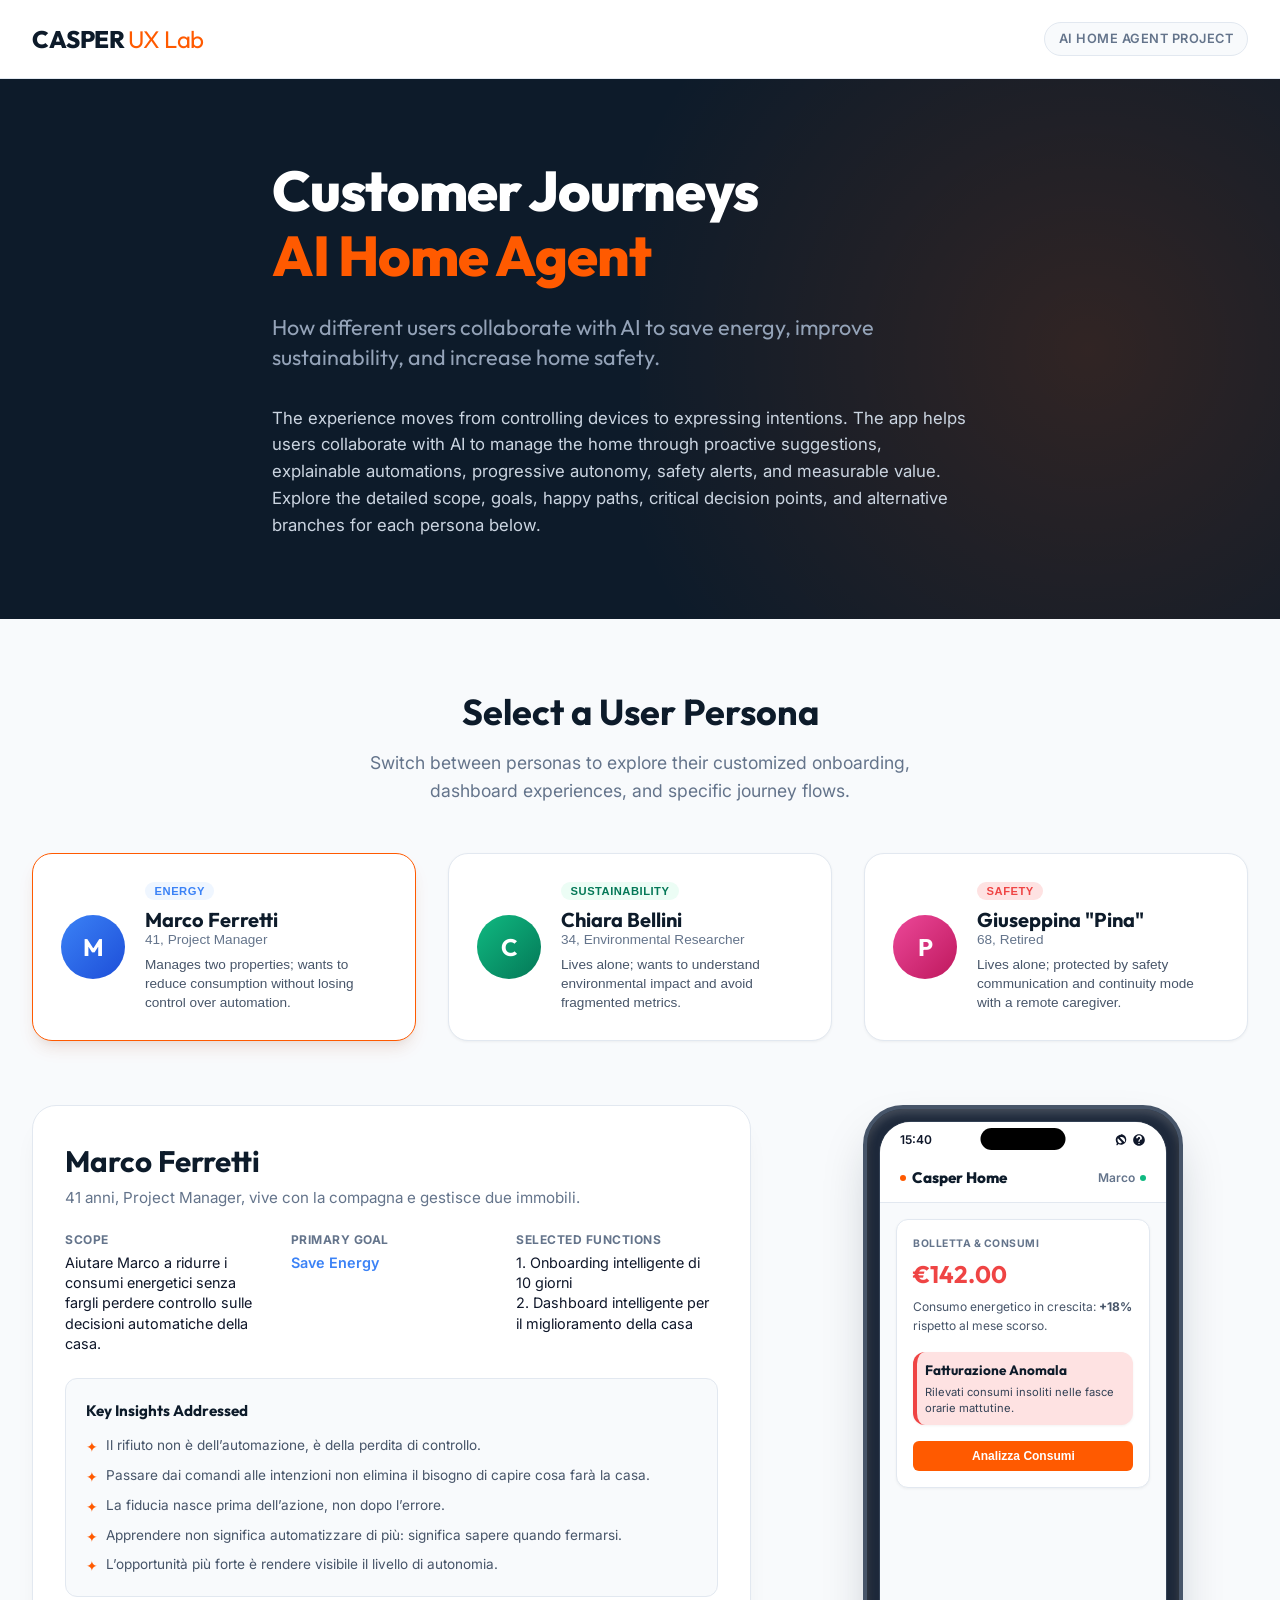
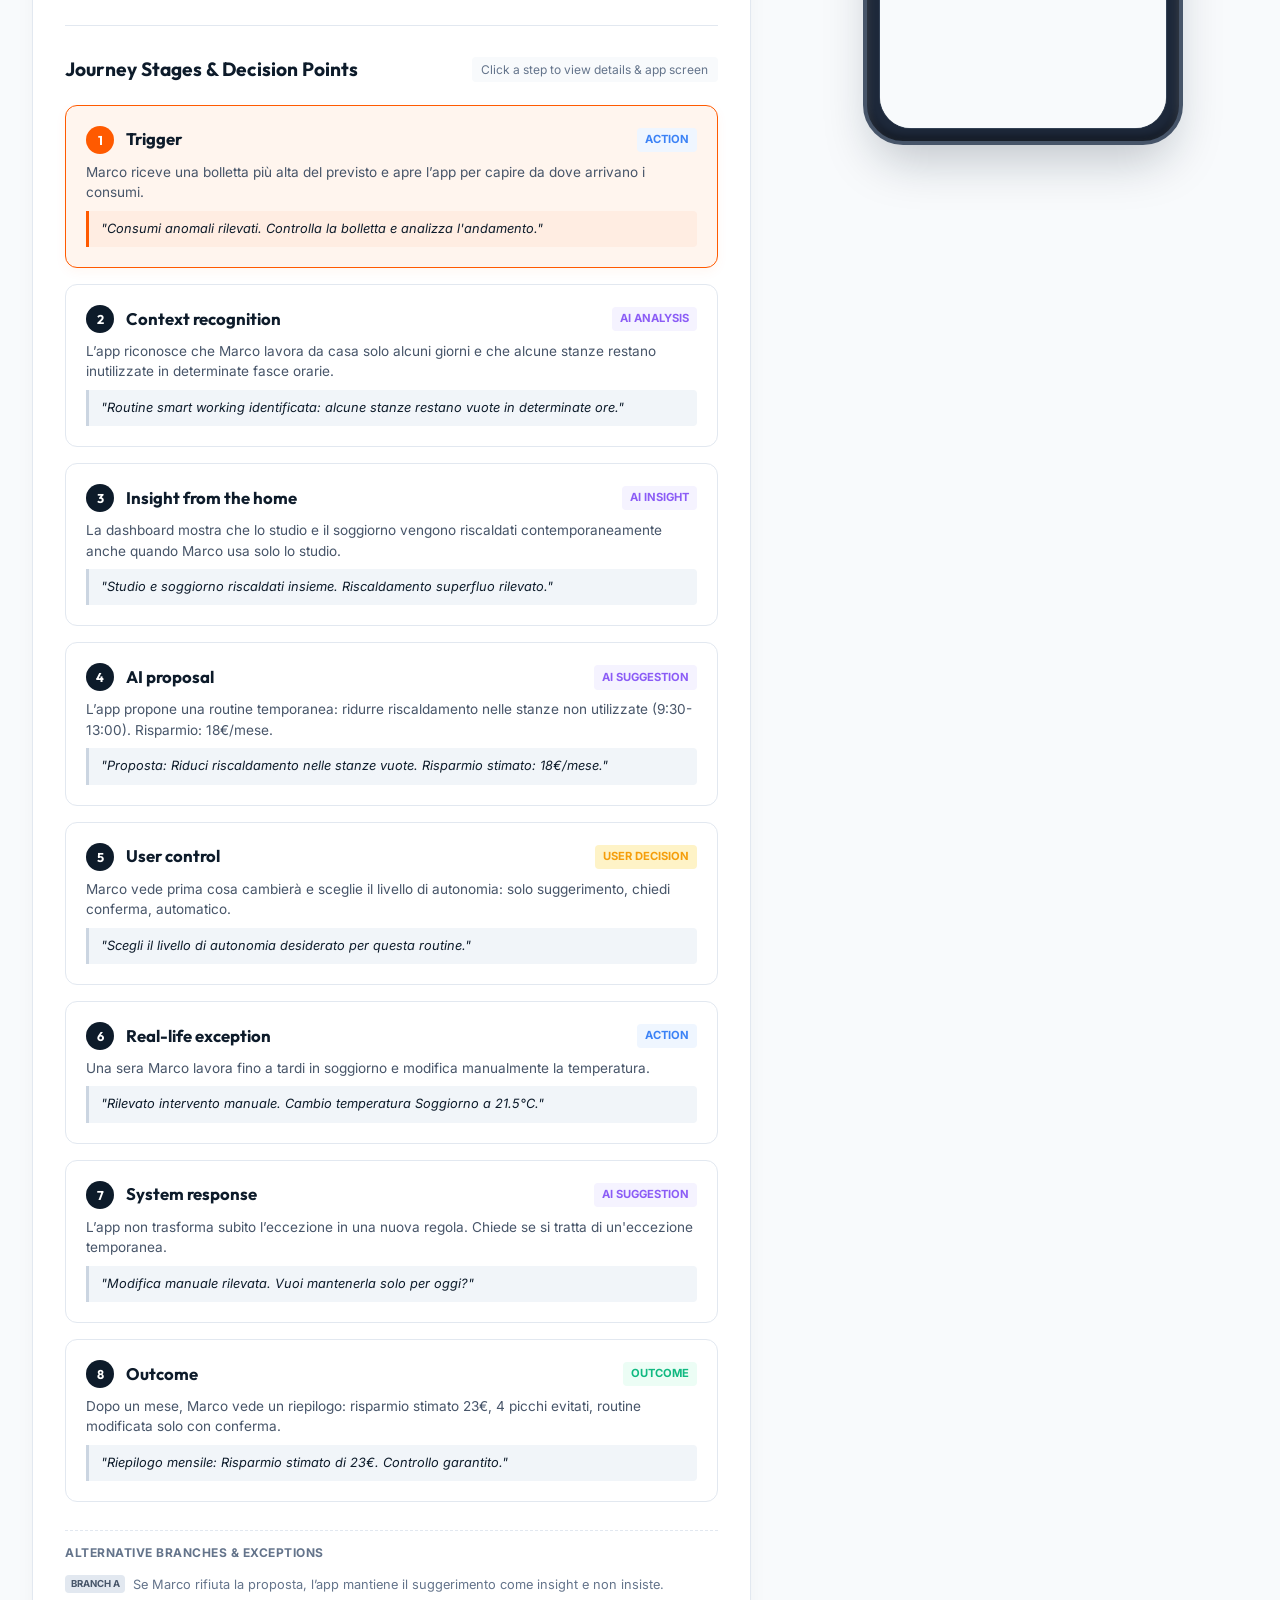
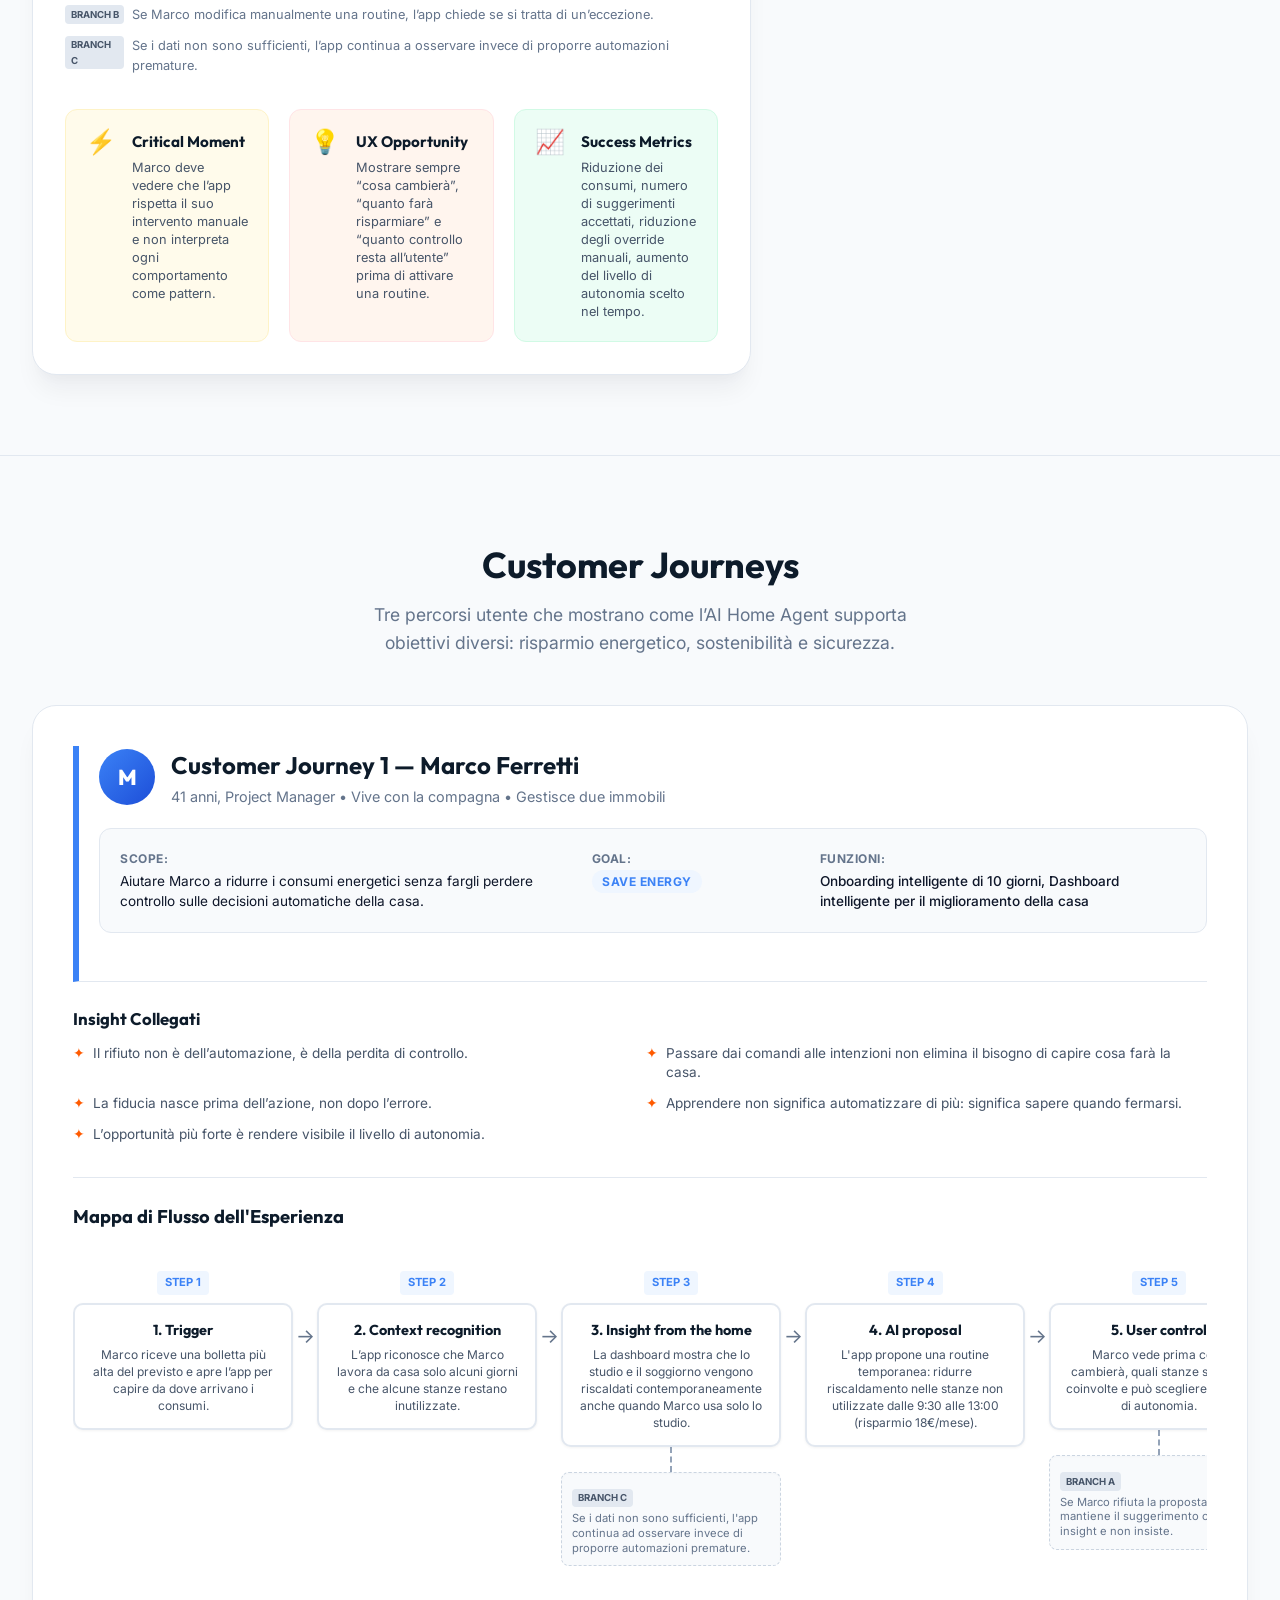
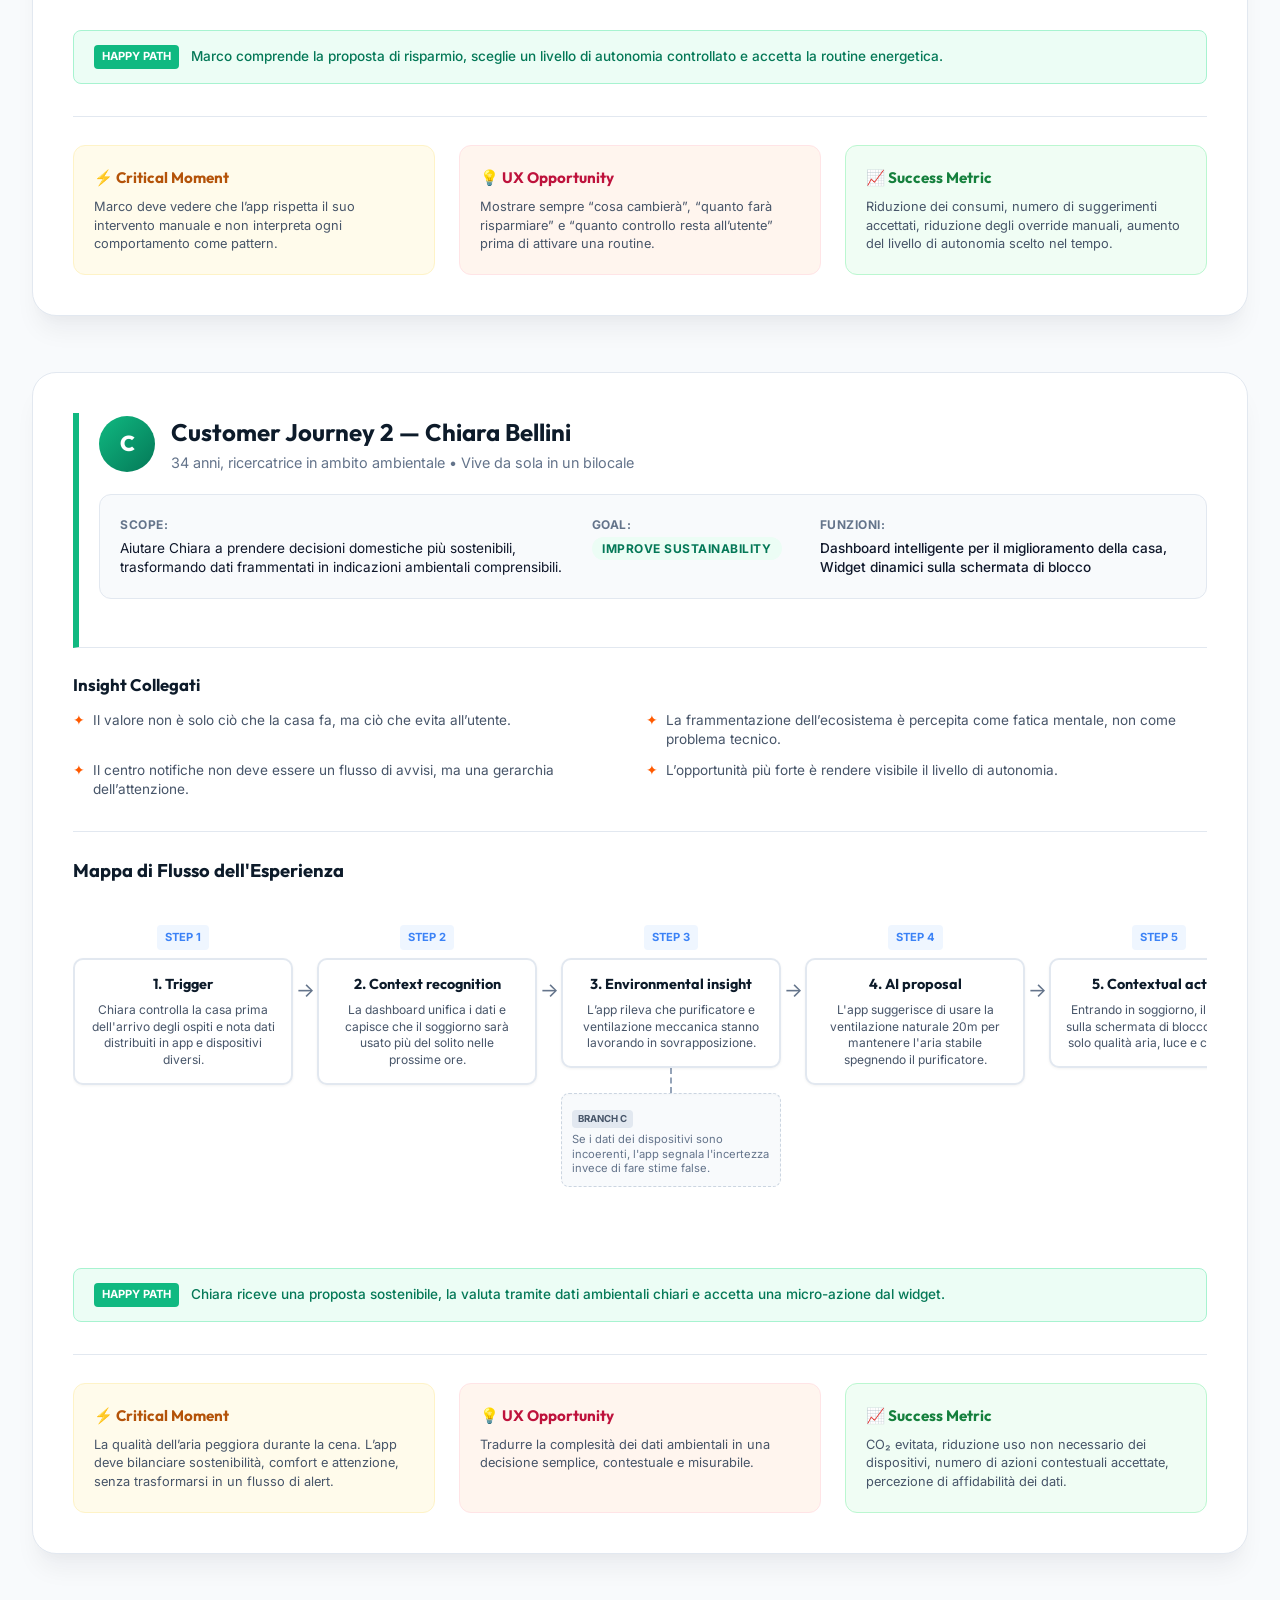
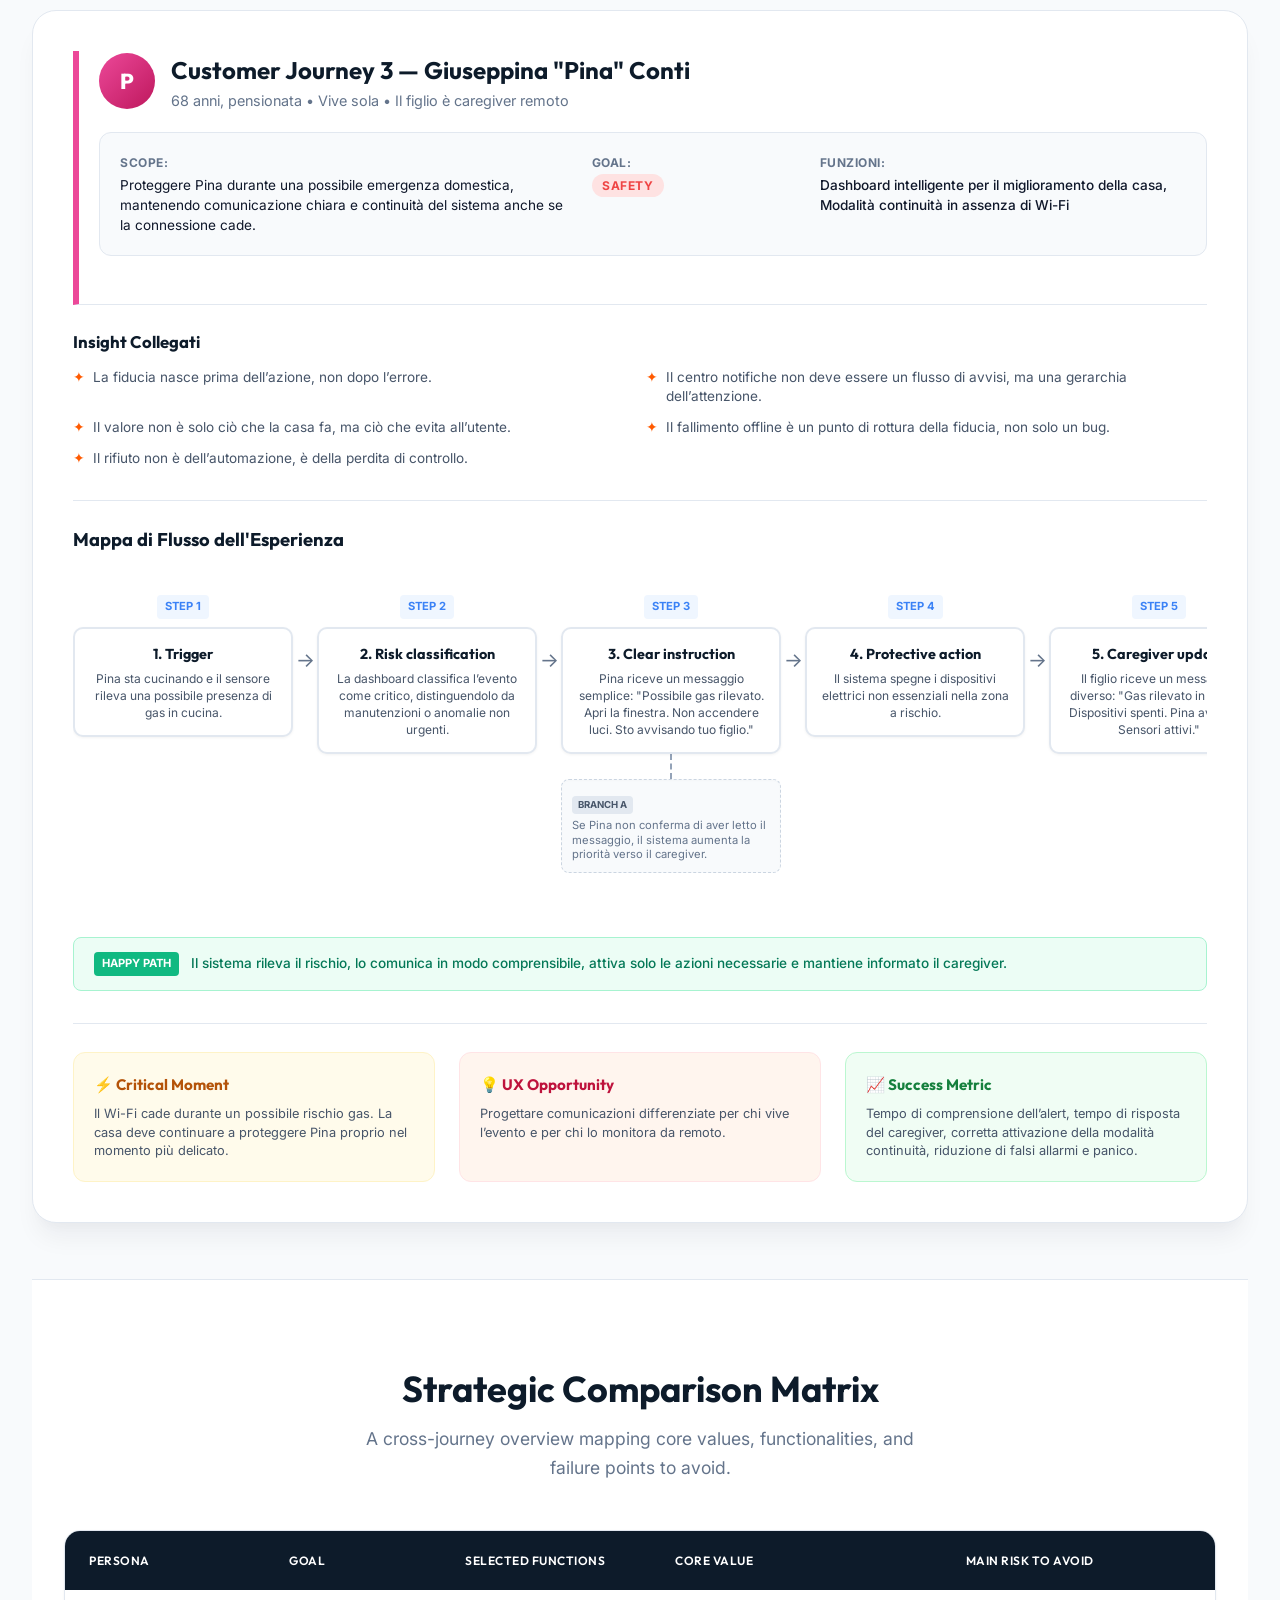
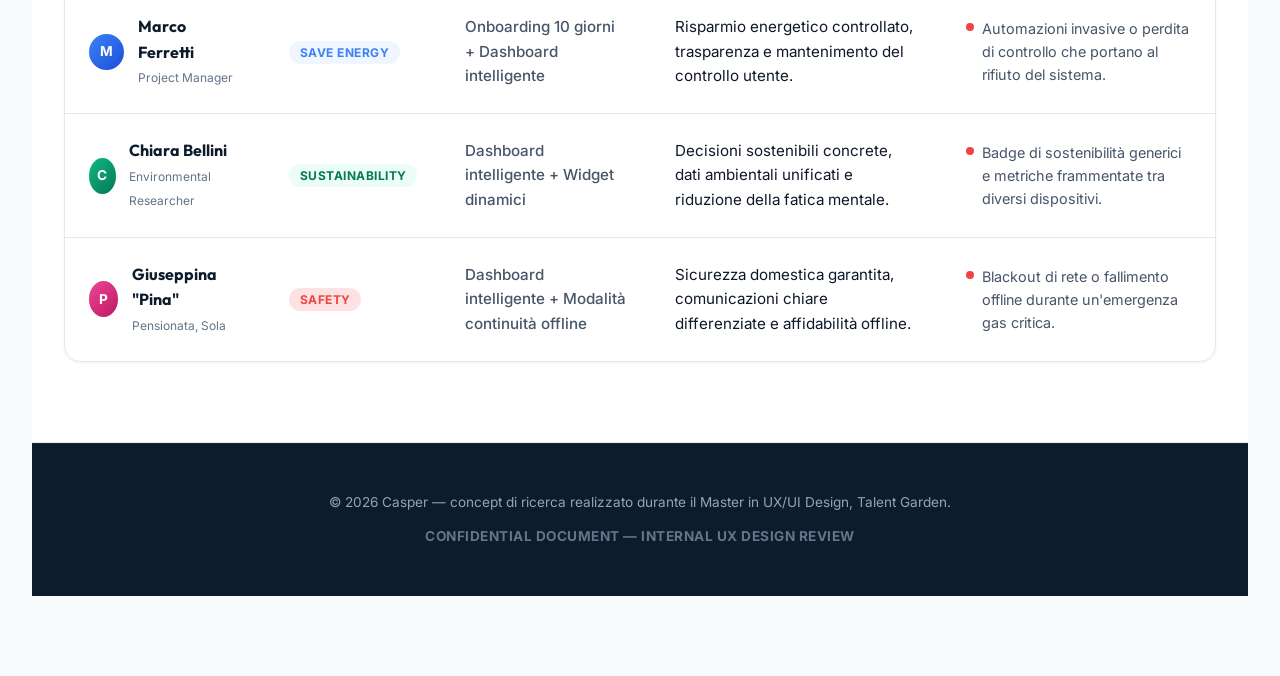
<file: customer-journeys/index.html>
<!DOCTYPE html>
<html lang="en">
<head>
  <meta charset="UTF-8">
  <meta name="viewport" content="width=device-width, initial-scale=1.0">
  <title>Customer Journeys — AI Home Agent Casper</title>
  <link rel="preconnect" href="https://fonts.googleapis.com">
  <link rel="preconnect" href="https://fonts.gstatic.com" crossorigin>
  <link href="https://fonts.googleapis.com/css2?family=Inter:wght@300;400;500;600;700&family=Outfit:wght@400;500;600;700;800&display=swap" rel="stylesheet">
  <link rel="stylesheet" href="styles.css">
</head>
<body>

  <!-- Top Brand Navbar -->
  <header class="brand-navbar">
    <div class="container navbar-container">
      <div class="brand-logo">
        <span class="logo-bold">CASPER</span> <span class="logo-light">UX Lab</span>
      </div>
      <div class="project-tag">AI Home Agent Project</div>
    </div>
  </header>

  <!-- Hero Header -->
  <section class="hero-section">
    <div class="hero-gradient"></div>
    <div class="container hero-container">
      <h1 class="hero-title">Customer Journeys<br><span class="accent-text">AI Home Agent</span></h1>
      <p class="hero-subtitle">How different users collaborate with AI to save energy, improve sustainability, and increase home safety.</p>
      <p class="hero-intro">
        The experience moves from controlling devices to expressing intentions. The app helps users collaborate with AI to manage the home through proactive suggestions, explainable automations, progressive autonomy, safety alerts, and measurable value. Explore the detailed scope, goals, happy paths, critical decision points, and alternative branches for each persona below.
      </p>
    </div>
  </section>

  <!-- Persona Selection Tabs / Cards -->
  <section class="persona-selector-section">
    <div class="container">
      <h2 class="section-title">Select a User Persona</h2>
      <p class="section-subtitle">Switch between personas to explore their customized onboarding, dashboard experiences, and specific journey flows.</p>
      
      <div class="persona-grid" id="personaGrid">
        <!-- Persona card 1: Marco -->
        <button class="persona-card active" data-persona="marco" id="btn-persona-marco">
          <div class="persona-avatar-container avatar-marco">
            <div class="avatar-circle">M</div>
          </div>
          <div class="persona-card-content">
            <span class="persona-badge badge-energy">Energy</span>
            <h3>Marco Ferretti</h3>
            <p class="persona-age">41, Project Manager</p>
            <p class="persona-summary">Manages two properties; wants to reduce consumption without losing control over automation.</p>
          </div>
        </button>

        <!-- Persona card 2: Chiara -->
        <button class="persona-card" data-persona="chiara" id="btn-persona-chiara">
          <div class="persona-avatar-container avatar-chiara">
            <div class="avatar-circle">C</div>
          </div>
          <div class="persona-card-content">
            <span class="persona-badge badge-sustainability">Sustainability</span>
            <h3>Chiara Bellini</h3>
            <p class="persona-age">34, Environmental Researcher</p>
            <p class="persona-summary">Lives alone; wants to understand environmental impact and avoid fragmented metrics.</p>
          </div>
        </button>

        <!-- Persona card 3: Pina -->
        <button class="persona-card" data-persona="pina" id="btn-persona-pina">
          <div class="persona-avatar-container avatar-pina">
            <div class="avatar-circle">P</div>
          </div>
          <div class="persona-card-content">
            <span class="persona-badge badge-safety">Safety</span>
            <h3>Giuseppina "Pina"</h3>
            <p class="persona-age">68, Retired</p>
            <p class="persona-summary">Lives alone; protected by safety communication and continuity mode with a remote caregiver.</p>
          </div>
        </button>
      </div>
    </div>
  </section>

  <!-- Interactive Journey Simulator Section -->
  <section class="interactive-simulator-section">
    <div class="container">
      <div class="simulator-wrapper">
        
        <!-- Left: Interactive Flow & Description -->
        <div class="flow-container">
          <div class="persona-meta-info" id="personaMeta">
            <!-- Dynamically populated -->
            <div class="meta-header">
              <h2 id="metaName" class="meta-title">Marco Ferretti</h2>
              <p id="metaBio" class="meta-bio">41, Project Manager, lives with partner.</p>
            </div>
            
            <div class="meta-grid">
              <div class="meta-item">
                <span class="meta-label">Scope</span>
                <span id="metaScope" class="meta-value">Help Marco reduce energy consumption...</span>
              </div>
              <div class="meta-item">
                <span class="meta-label">Primary Goal</span>
                <span id="metaGoal" class="meta-value energy-text">Save Energy</span>
              </div>
              <div class="meta-item">
                <span class="meta-label font-bold">Selected Functions</span>
                <span id="metaFunctions" class="meta-value">1. Smart Dashboard for Home Improvement<br>2. 10-Day Intelligent Onboarding</span>
              </div>
            </div>
            
            <div class="insight-box">
              <h4>Key Insights Addressed</h4>
              <ul id="insightList">
                <!-- Dynamically populated -->
              </ul>
            </div>
          </div>

          <!-- Timeline Navigator -->
          <div class="timeline-title-bar">
            <h3>Journey Stages & Decision Points</h3>
            <span class="hint-label">Click a step to view details & app screen</span>
          </div>

          <div class="timeline-steps" id="timelineSteps">
            <!-- Dynamically populated -->
          </div>

          <!-- Bottom UX Insights & Metrics -->
          <div class="ux-outcomes-grid">
            <div class="ux-outcome-card critical-moment-card">
              <div class="card-icon">⚡</div>
              <div>
                <h5>Critical Moment</h5>
                <p id="uxCritical">Marco manually overrides the system. The app must prove that it learns without taking control away.</p>
              </div>
            </div>
            <div class="ux-outcome-card opportunity-card">
              <div class="card-icon">💡</div>
              <div>
                <h5>UX Opportunity</h5>
                <p id="uxOpportunity">Make automation confidence and autonomy level visible before activation.</p>
              </div>
            </div>
            <div class="ux-outcome-card metric-card">
              <div class="card-icon">📈</div>
              <div>
                <h5>Success Metrics</h5>
                <p id="uxMetric">Number of accepted energy suggestions, reduced manual corrections, monthly energy savings.</p>
              </div>
            </div>
          </div>
        </div>

        <!-- Right: Mobile Device Live Simulator Mockup -->
        <div class="simulator-device-container">
          <div class="iphone-mockup">
            <div class="iphone-bezel">
              <div class="iphone-screen">
                <!-- Status bar -->
                <div class="screen-status-bar">
                  <span class="status-time" id="screenTime">15:40</span>
                  <div class="dynamic-island"></div>
                  <div class="status-icons">
                    <svg viewBox="0 0 24 24" width="14" height="14" fill="currentColor"><path d="M12 3c-4.97 0-9 4.03-9 9 0 2.12.74 4.07 1.97 5.61L4.35 19.4c-.39.39-.39 1.02 0 1.41.39.39 1.02.39 1.41 0l1.9-1.9C9.07 19.58 10.49 20 12 20c4.97 0 9-4.03 9-9s-4.03-9-9-9zm0 15c-3.31 0-6-2.69-6-6 0-1.01.25-1.97.7-2.8l7.1 7.1c-.83.45-1.79.7-2.8.7zm5.3-3.2l-7.1-7.1c.83-.45 1.79-.7 2.8-.7 3.31 0 6 2.69 6 6 0 1.01-.25 1.97-.7 2.8z"/></svg>
                    <svg viewBox="0 0 24 24" width="14" height="14" fill="currentColor"><path d="M12 2C6.48 2 2 6.48 2 12s4.48 10 10 10 10-4.48 10-10S17.52 2 12 2zm1 17h-2v-2h2v2zm2.07-7.75l-.9.92C13.45 12.9 13 13.5 13 15h-2v-.5c0-1.1.45-2.1 1.17-2.83l1.24-1.26c.37-.36.59-.86.59-1.41 0-1.1-.9-2-2-2s-2 .9-2 2H7c0-2.76 2.24-5 5-5s5 2.24 5 5c0 1.04-.42 1.99-1.07 2.75z"/></svg>
                  </div>
                </div>

                <!-- App Header inside screen -->
                <div class="app-header" id="appHeader">
                  <div class="app-logo">
                    <span class="dot"></span> Casper Home
                  </div>
                  <div class="app-user-info">
                    <span class="user-name" id="deviceUser">Marco</span>
                    <span class="user-status-dot"></span>
                  </div>
                </div>

                <!-- App Screen Content (Dynamic based on selected step) -->
                <div class="screen-content" id="screenContent">
                  <!-- Dynamically populated by app.js -->
                </div>
              </div>
            </div>
          </div>
        </div>

      </div>
    </div>
  </section>

    <!-- Customer Journeys Visual Diagrams Section -->
  <section class="customer-journeys-section" id="customer-journeys-flow">
    <div class="container">
      <h2 class="section-title">Customer Journeys</h2>
      <p class="section-subtitle">Tre percorsi utente che mostrano come l’AI Home Agent supporta obiettivi diversi: risparmio energetico, sostenibilità e sicurezza.</p>
      
      <!-- Persona 1: Marco -->
      <div class="journey-schema-card">
        <div class="schema-header m-header">
          <div class="schema-header-title">
            <div class="schema-persona-avatar avatar-m">M</div>
            <div>
              <h3>Customer Journey 1 — Marco Ferretti</h3>
              <p class="persona-role">41 anni, Project Manager • Vive con la compagna • Gestisce due immobili</p>
            </div>
          </div>
          <div class="schema-meta-grid">
            <div class="schema-meta-item">
              <span class="meta-lbl">Scope:</span>
              <span class="meta-val">Aiutare Marco a ridurre i consumi energetici senza fargli perdere controllo sulle decisioni automatiche della casa.</span>
            </div>
            <div class="schema-meta-item">
              <span class="meta-lbl">Goal:</span>
              <span class="meta-val"><span class="table-badge badge-energy">Save Energy</span></span>
            </div>
            <div class="schema-meta-item">
              <span class="meta-lbl">Funzioni:</span>
              <span class="meta-val font-medium">Onboarding intelligente di 10 giorni, Dashboard intelligente per il miglioramento della casa</span>
            </div>
          </div>
        </div>
        
        <div class="schema-insights">
          <h5>Insight Collegati</h5>
          <ul>
            <li>Il rifiuto non è dell’automazione, è della perdita di controllo.</li>
            <li>Passare dai comandi alle intenzioni non elimina il bisogno di capire cosa farà la casa.</li>
            <li>La fiducia nasce prima dell’azione, non dopo l’errore.</li>
            <li>Apprendere non significa automatizzare di più: significa sapere quando fermarsi.</li>
            <li>L’opportunità più forte è rendere visibile il livello di autonomia.</li>
          </ul>
        </div>
        
        <h5 class="timeline-heading">Mappa di Flusso dell'Esperienza</h5>
        <div class="schema-flow-scroll">
          <div class="schema-flow-container">
            <!-- Node 1 -->
            <div class="flow-node">
              <div class="node-badge-happy">Step 1</div>
              <div class="node-main-box">
                <h6>1. Trigger</h6>
                <p>Marco riceve una bolletta più alta del previsto e apre l’app per capire da dove arrivano i consumi.</p>
              </div>
            </div>
            
            <div class="flow-arrow">→</div>
            
            <!-- Node 2 -->
            <div class="flow-node">
              <div class="node-badge-happy">Step 2</div>
              <div class="node-main-box">
                <h6>2. Context recognition</h6>
                <p>L’app riconosce che Marco lavora da casa solo alcuni giorni e che alcune stanze restano inutilizzate.</p>
              </div>
            </div>
            
            <div class="flow-arrow">→</div>
            
            <!-- Node 3 -->
            <div class="flow-node">
              <div class="node-badge-happy">Step 3</div>
              <div class="node-main-box">
                <h6>3. Insight from the home</h6>
                <p>La dashboard mostra che lo studio e il soggiorno vengono riscaldati contemporaneamente anche quando Marco usa solo lo studio.</p>
              </div>
              <div class="branch-connector"></div>
              <div class="node-branch-box">
                <span class="branch-tag">Branch C</span>
                <p>Se i dati non sono sufficienti, l'app continua ad osservare invece di proporre automazioni premature.</p>
              </div>
            </div>
            
            <div class="flow-arrow">→</div>
            
            <!-- Node 4 -->
            <div class="flow-node">
              <div class="node-badge-happy">Step 4</div>
              <div class="node-main-box">
                <h6>4. AI proposal</h6>
                <p>L'app propone una routine temporanea: ridurre riscaldamento nelle stanze non utilizzate dalle 9:30 alle 13:00 (risparmio 18€/mese).</p>
              </div>
            </div>
            
            <div class="flow-arrow">→</div>
            
            <!-- Node 5 -->
            <div class="flow-node">
              <div class="node-badge-happy">Step 5</div>
              <div class="node-main-box">
                <h6>5. User control</h6>
                <p>Marco vede prima cosa cambierà, quali stanze saranno coinvolte e può scegliere il livello di autonomia.</p>
              </div>
              <div class="branch-connector"></div>
              <div class="node-branch-box">
                <span class="branch-tag">Branch A</span>
                <p>Se Marco rifiuta la proposta, l'app mantiene il suggerimento come insight e non insiste.</p>
              </div>
            </div>
            
            <div class="flow-arrow">→</div>
            
            <!-- Node 6 -->
            <div class="flow-node">
              <div class="node-badge-happy">Step 6</div>
              <div class="node-main-box">
                <h6>6. Real-life exception</h6>
                <p>Una sera Marco lavora fino a tardi in soggiorno e modifica manualmente la temperatura.</p>
              </div>
            </div>
            
            <div class="flow-arrow">→</div>
            
            <!-- Node 7 -->
            <div class="flow-node node-critical-moment">
              <div class="node-badge-happy">Step 7</div>
              <div class="node-main-box">
                <h6>7. System response</h6>
                <p>L’app non trasforma subito l’eccezione in una nuova regola. Chiede se si tratta di un'eccezione temporanea.</p>
              </div>
              <div class="branch-connector"></div>
              <div class="node-branch-box">
                <span class="branch-tag">Branch B</span>
                <p>Se Marco modifica manualmente una routine, l'app chiede se si tratta di un'eccezione.</p>
              </div>
            </div>
            
            <div class="flow-arrow">→</div>
            
            <!-- Node 8 -->
            <div class="flow-node node-outcome-node">
              <div class="node-badge-happy">Outcome</div>
              <div class="node-main-box outcome-bg-box">
                <h6>8. Outcome</h6>
                <p>Dopo un mese, Marco vede un riepilogo: risparmio stimato di 23€, 4 picchi evitati, nessuna routine modificata senza conferma.</p>
              </div>
            </div>
          </div>
        </div>

        <div class="happy-path-summary">
          <span class="happy-path-badge">Happy Path</span>
          <p>Marco comprende la proposta di risparmio, sceglie un livello di autonomia controllato e accetta la routine energetica.</p>
        </div>

        <div class="schema-footer-grid">
          <div class="footer-block crit-block">
            <div class="fb-title">⚡ Critical Moment</div>
            <p>Marco deve vedere che l’app rispetta il suo intervento manuale e non interpreta ogni comportamento come pattern.</p>
          </div>
          <div class="footer-block opp-block">
            <div class="fb-title">💡 UX Opportunity</div>
            <p>Mostrare sempre “cosa cambierà”, “quanto farà risparmiare” e “quanto controllo resta all’utente” prima di attivare una routine.</p>
          </div>
          <div class="footer-block succ-block">
            <div class="fb-title">📈 Success Metric</div>
            <p>Riduzione dei consumi, numero di suggerimenti accettati, riduzione degli override manuali, aumento del livello di autonomia scelto nel tempo.</p>
          </div>
        </div>
      </div>

      <!-- Persona 2: Chiara -->
      <div class="journey-schema-card">
        <div class="schema-header c-header">
          <div class="schema-header-title">
            <div class="schema-persona-avatar avatar-c">C</div>
            <div>
              <h3>Customer Journey 2 — Chiara Bellini</h3>
              <p class="persona-role">34 anni, ricercatrice in ambito ambientale • Vive da sola in un bilocale</p>
            </div>
          </div>
          <div class="schema-meta-grid">
            <div class="schema-meta-item">
              <span class="meta-lbl">Scope:</span>
              <span class="meta-val">Aiutare Chiara a prendere decisioni domestiche più sostenibili, trasformando dati frammentati in indicazioni ambientali comprensibili.</span>
            </div>
            <div class="schema-meta-item">
              <span class="meta-lbl">Goal:</span>
              <span class="meta-val"><span class="table-badge badge-sustainability">Improve Sustainability</span></span>
            </div>
            <div class="schema-meta-item">
              <span class="meta-lbl">Funzioni:</span>
              <span class="meta-val font-medium">Dashboard intelligente per il miglioramento della casa, Widget dinamici sulla schermata di blocco</span>
            </div>
          </div>
        </div>
        
        <div class="schema-insights">
          <h5>Insight Collegati</h5>
          <ul>
            <li>Il valore non è solo ciò che la casa fa, ma ciò che evita all’utente.</li>
            <li>La frammentazione dell’ecosistema è percepita come fatica mentale, non come problema tecnico.</li>
            <li>Il centro notifiche non deve essere un flusso di avvisi, ma una gerarchia dell’attenzione.</li>
            <li>L’opportunità più forte è rendere visibile il livello di autonomia.</li>
          </ul>
        </div>
        
        <h5 class="timeline-heading">Mappa di Flusso dell'Esperienza</h5>
        <div class="schema-flow-scroll">
          <div class="schema-flow-container">
            <!-- Node 1 -->
            <div class="flow-node">
              <div class="node-badge-happy">Step 1</div>
              <div class="node-main-box">
                <h6>1. Trigger</h6>
                <p>Chiara controlla la casa prima dell'arrivo degli ospiti e nota dati distribuiti in app e dispositivi diversi.</p>
              </div>
            </div>
            
            <div class="flow-arrow">→</div>
            
            <!-- Node 2 -->
            <div class="flow-node">
              <div class="node-badge-happy">Step 2</div>
              <div class="node-main-box">
                <h6>2. Context recognition</h6>
                <p>La dashboard unifica i dati e capisce che il soggiorno sarà usato più del solito nelle prossime ore.</p>
              </div>
            </div>
            
            <div class="flow-arrow">→</div>
            
            <!-- Node 3 -->
            <div class="flow-node">
              <div class="node-badge-happy">Step 3</div>
              <div class="node-main-box">
                <h6>3. Environmental insight</h6>
                <p>L’app rileva che purificatore e ventilazione meccanica stanno lavorando in sovrapposizione.</p>
              </div>
              <div class="branch-connector"></div>
              <div class="node-branch-box">
                <span class="branch-tag">Branch C</span>
                <p>Se i dati dei dispositivi sono incoerenti, l'app segnala l'incertezza invece di fare stime false.</p>
              </div>
            </div>
            
            <div class="flow-arrow">→</div>
            
            <!-- Node 4 -->
            <div class="flow-node">
              <div class="node-badge-happy">Step 4</div>
              <div class="node-main-box">
                <h6>4. AI proposal</h6>
                <p>L'app suggerisce di usare la ventilazione naturale 20m per mantenere l'aria stabile spegnendo il purificatore.</p>
              </div>
            </div>
            
            <div class="flow-arrow">→</div>
            
            <!-- Node 5 -->
            <div class="flow-node">
              <div class="node-badge-happy">Step 5</div>
              <div class="node-main-box">
                <h6>5. Contextual action</h6>
                <p>Entrando in soggiorno, il widget sulla schermata di blocco mostra solo qualità aria, luce e consumi.</p>
              </div>
            </div>
            
            <div class="flow-arrow">→</div>
            
            <!-- Node 6 -->
            <div class="flow-node">
              <div class="node-badge-happy">Step 6</div>
              <div class="node-main-box">
                <h6>6. Quick decision</h6>
                <p>Chiara accetta dal widget la modifica temporanea per ridurre il purificatore per 1 ora.</p>
              </div>
              <div class="branch-connector"></div>
              <div class="node-branch-box">
                <span class="branch-tag">Branch A</span>
                <p>Se Chiara ignora il suggerimento, l'app continua a monitorare senza inviare allarmi.</p>
              </div>
            </div>
            
            <div class="flow-arrow">→</div>
            
            <!-- Node 7 -->
            <div class="flow-node">
              <div class="node-badge-happy">Step 7</div>
              <div class="node-main-box">
                <h6>7. Branching moment</h6>
                <p>Durante la cena, la qualità dell'aria peggiora più del previsto a causa degli ospiti.</p>
              </div>
            </div>
            
            <div class="flow-arrow">→</div>
            
            <!-- Node 8 -->
            <div class="flow-node node-critical-moment">
              <div class="node-badge-happy">Step 8</div>
              <div class="node-main-box">
                <h6>8. System response</h6>
                <p>L'app mostra una notifica prioritaria non allarmante: "Aria in calo. Posso riattivare purificatore per 30 min?"</p>
              </div>
              <div class="branch-connector"></div>
              <div class="node-branch-box">
                <span class="branch-tag">Branch B</span>
                <p>Se la qualità dell'aria peggiora, l'app dà priorità al comfort e propone correzioni temporanee.</p>
              </div>
            </div>
            
            <div class="flow-arrow">→</div>
            
            <!-- Node 9 -->
            <div class="flow-node node-outcome-node">
              <div class="node-badge-happy">Outcome</div>
              <div class="node-main-box outcome-bg-box">
                <h6>9. Outcome</h6>
                <p>Il giorno dopo la dashboard mostra: CO₂ stimata evitata di 3,2 kg e purificatore spento per 5 ore in più.</p>
              </div>
            </div>
          </div>
        </div>

        <div class="happy-path-summary">
          <span class="happy-path-badge">Happy Path</span>
          <p>Chiara riceve una proposta sostenibile, la valuta tramite dati ambientali chiari e accetta una micro-azione dal widget.</p>
        </div>

        <div class="schema-footer-grid">
          <div class="footer-block crit-block">
            <div class="fb-title">⚡ Critical Moment</div>
            <p>La qualità dell’aria peggiora durante la cena. L’app deve bilanciare sostenibilità, comfort e attenzione, senza trasformarsi in un flusso di alert.</p>
          </div>
          <div class="footer-block opp-block">
            <div class="fb-title">💡 UX Opportunity</div>
            <p>Tradurre la complesità dei dati ambientali in una decisione semplice, contestuale e misurabile.</p>
          </div>
          <div class="footer-block succ-block">
            <div class="fb-title">📈 Success Metric</div>
            <p>CO₂ evitata, riduzione uso non necessario dei dispositivi, numero di azioni contestuali accettate, percezione di affidabilità dei dati.</p>
          </div>
        </div>
      </div>

      <!-- Persona 3: Pina -->
      <div class="journey-schema-card">
        <div class="schema-header p-header">
          <div class="schema-header-title">
            <div class="schema-persona-avatar avatar-p">P</div>
            <div>
              <h3>Customer Journey 3 — Giuseppina "Pina" Conti</h3>
              <p class="persona-role">68 anni, pensionata • Vive sola • Il figlio è caregiver remoto</p>
            </div>
          </div>
          <div class="schema-meta-grid">
            <div class="schema-meta-item">
              <span class="meta-lbl">Scope:</span>
              <span class="meta-val">Proteggere Pina durante una possibile emergenza domestica, mantenendo comunicazione chiara e continuità del sistema anche se la connessione cade.</span>
            </div>
            <div class="schema-meta-item">
              <span class="meta-lbl">Goal:</span>
              <span class="meta-val"><span class="table-badge badge-safety">Safety</span></span>
            </div>
            <div class="schema-meta-item">
              <span class="meta-lbl">Funzioni:</span>
              <span class="meta-val font-medium">Dashboard intelligente per il miglioramento della casa, Modalità continuità in assenza di Wi-Fi</span>
            </div>
          </div>
        </div>
        
        <div class="schema-insights">
          <h5>Insight Collegati</h5>
          <ul>
            <li>La fiducia nasce prima dell’azione, non dopo l’errore.</li>
            <li>Il centro notifiche non deve essere un flusso di avvisi, ma una gerarchia dell’attenzione.</li>
            <li>Il valore non è solo ciò che la casa fa, ma ciò che evita all’utente.</li>
            <li>Il fallimento offline è un punto di rottura della fiducia, non solo un bug.</li>
            <li>Il rifiuto non è dell’automazione, è della perdita di controllo.</li>
          </ul>
        </div>
        
        <h5 class="timeline-heading">Mappa di Flusso dell'Esperienza</h5>
        <div class="schema-flow-scroll">
          <div class="schema-flow-container">
            <!-- Node 1 -->
            <div class="flow-node">
              <div class="node-badge-happy">Step 1</div>
              <div class="node-main-box">
                <h6>1. Trigger</h6>
                <p>Pina sta cucinando e il sensore rileva una possibile presenza di gas in cucina.</p>
              </div>
            </div>
            
            <div class="flow-arrow">→</div>
            
            <!-- Node 2 -->
            <div class="flow-node">
              <div class="node-badge-happy">Step 2</div>
              <div class="node-main-box">
                <h6>2. Risk classification</h6>
                <p>La dashboard classifica l’evento come critico, distinguendolo da manutenzioni o anomalie non urgenti.</p>
              </div>
            </div>
            
            <div class="flow-arrow">→</div>
            
            <!-- Node 3 -->
            <div class="flow-node">
              <div class="node-badge-happy">Step 3</div>
              <div class="node-main-box">
                <h6>3. Clear instruction</h6>
                <p>Pina riceve un messaggio semplice: "Possibile gas rilevato. Apri la finestra. Non accendere luci. Sto avvisando tuo figlio."</p>
              </div>
              <div class="branch-connector"></div>
              <div class="node-branch-box">
                <span class="branch-tag">Branch A</span>
                <p>Se Pina non conferma di aver letto il messaggio, il sistema aumenta la priorità verso il caregiver.</p>
              </div>
            </div>
            
            <div class="flow-arrow">→</div>
            
            <!-- Node 4 -->
            <div class="flow-node">
              <div class="node-badge-happy">Step 4</div>
              <div class="node-main-box">
                <h6>4. Protective action</h6>
                <p>Il sistema spegne i dispositivi elettrici non essenziali nella zona a rischio.</p>
              </div>
            </div>
            
            <div class="flow-arrow">→</div>
            
            <!-- Node 5 -->
            <div class="flow-node">
              <div class="node-badge-happy">Step 5</div>
              <div class="node-main-box">
                <h6>5. Caregiver update</h6>
                <p>Il figlio riceve un messaggio diverso: "Gas rilevato in cucina. Dispositivi spenti. Pina avvisata. Sensori attivi."</p>
              </div>
            </div>
            
            <div class="flow-arrow">→</div>
            
            <!-- Node 6 -->
            <div class="flow-node node-critical-moment">
              <div class="node-badge-happy">Step 6</div>
              <div class="node-main-box">
                <h6>6. Connection issue</h6>
                <p>Durante l’evento, il Wi-Fi domestico si interrompe improvvisamente.</p>
              </div>
              <div class="branch-connector"></div>
              <div class="node-branch-box">
                <span class="branch-tag">Branch B</span>
                <p>Se il Wi-Fi cade, la modalità continuità mantiene attivi i dispositivi essenziali.</p>
              </div>
            </div>
            
            <div class="flow-arrow">→</div>
            
            <!-- Node 7 -->
            <div class="flow-node">
              <div class="node-badge-happy">Step 7</div>
              <div class="node-main-box">
                <h6>7. Continuity mode</h6>
                <p>La modalità continuità si attiva e mantiene operativi sensori, luci essenziali e elettrovalvole localmente.</p>
              </div>
            </div>
            
            <div class="flow-arrow">→</div>
            
            <!-- Node 8 -->
            <div class="flow-node">
              <div class="node-badge-happy">Step 8</div>
              <div class="node-main-box">
                <h6>8. Resolution</h6>
                <p>Il rischio rientra. L’app mostra a Pina: "La situazione è sotto controllo. Tuo figlio è stato aggiornato."</p>
              </div>
              <div class="branch-connector"></div>
              <div class="node-branch-box">
                <span class="branch-tag">Branch C</span>
                <p>Se il rischio rientra rapidamente, l’app evita allarmismi e comunica la risoluzione in modo semplice.</p>
              </div>
            </div>
            
            <div class="flow-arrow">→</div>
            
            <!-- Node 9 -->
            <div class="flow-node node-outcome-node">
              <div class="node-badge-happy">Outcome</div>
              <div class="node-main-box outcome-bg-box">
                <h6>9. Outcome</h6>
                <p>Il figlio riceve un riepilogo: evento gestito, 3 dispositivi spenti, sensori rimasti attivi in assenza Wi-Fi.</p>
              </div>
            </div>
          </div>
        </div>

        <div class="happy-path-summary">
          <span class="happy-path-badge">Happy Path</span>
          <p>Il sistema rileva il rischio, lo comunica in modo comprensibile, attiva solo le azioni necessarie e mantiene informato il caregiver.</p>
        </div>

        <div class="schema-footer-grid">
          <div class="footer-block crit-block">
            <div class="fb-title">⚡ Critical Moment</div>
            <p>Il Wi-Fi cade durante un possibile rischio gas. La casa deve continuare a proteggere Pina proprio nel momento più delicato.</p>
          </div>
          <div class="footer-block opp-block">
            <div class="fb-title">💡 UX Opportunity</div>
            <p>Progettare comunicazioni differenziate per chi vive l’evento e per chi lo monitora da remoto.</p>
          </div>
          <div class="footer-block succ-block">
            <div class="fb-title">📈 Success Metric</div>
            <p>Tempo di comprensione dell’alert, tempo di risposta del caregiver, corretta attivazione della modalità continuità, riduzione di falsi allarmi e panico.</p>
          </div>
        </div>
      </div>

  <!-- Comparison Matrix Section -->
  <section class="comparison-section">
    <div class="container">
      <h2 class="section-title">Strategic Comparison Matrix</h2>
      <p class="section-subtitle">A cross-journey overview mapping core values, functionalities, and failure points to avoid.</p>
      
      <div class="table-responsive">
        <table class="comparison-table">
          <thead>
            <tr>
              <th>Persona</th>
              <th>Goal</th>
              <th>Selected Functions</th>
              <th>Core Value</th>
              <th>Main Risk to Avoid</th>
            </tr>
          </thead>
          <tbody>
            <tr class="row-marco">
              <td>
                <div class="table-persona">
                  <div class="table-avatar m-avatar">M</div>
                  <div>
                    <strong>Marco Ferretti</strong>
                    <span>Project Manager</span>
                  </div>
                </div>
              </td>
              <td><span class="table-badge badge-energy">Save Energy</span></td>
              <td class="font-medium text-slate">Onboarding 10 giorni + Dashboard intelligente</td>
              <td>Risparmio energetico controllato, trasparenza e mantenimento del controllo utente.</td>
              <td>
                <div class="risk-cell">
                  <span class="danger-dot"></span>
                  Automazioni invasive o perdita di controllo che portano al rifiuto del sistema.
                </div>
              </td>
            </tr>
            <tr class="row-chiara">
              <td>
                <div class="table-persona">
                  <div class="table-avatar c-avatar">C</div>
                  <div>
                    <strong>Chiara Bellini</strong>
                    <span>Environmental Researcher</span>
                  </div>
                </div>
              </td>
              <td><span class="table-badge badge-sustainability">Sustainability</span></td>
              <td class="font-medium text-slate">Dashboard intelligente + Widget dinamici</td>
              <td>Decisioni sostenibili concrete, dati ambientali unificati e riduzione della fatica mentale.</td>
              <td>
                <div class="risk-cell">
                  <span class="danger-dot"></span>
                  Badge di sostenibilità generici e metriche frammentate tra diversi dispositivi.
                </div>
              </td>
            </tr>
            <tr class="row-pina">
              <td>
                <div class="table-persona">
                  <div class="table-avatar p-avatar">P</div>
                  <div>
                    <strong>Giuseppina "Pina"</strong>
                    <span>Pensionata, Sola</span>
                  </div>
                </div>
              </td>
              <td><span class="table-badge badge-safety">Safety</span></td>
              <td class="font-medium text-slate">Dashboard intelligente + Modalità continuità offline</td>
              <td>Sicurezza domestica garantita, comunicazioni chiare differenziate e affidabilità offline.</td>
              <td>
                <div class="risk-cell">
                  <span class="danger-dot"></span>
                  Blackout di rete o fallimento offline durante un'emergenza gas critica.
                </div>
              </td>
            </tr>
          </tbody>
        </table>
      </div>
    </div>
  </section>

  <!-- Footer -->
  <footer class="presentation-footer">
    <div class="container footer-content">
      <p>© 2026 Casper — concept di ricerca realizzato durante il Master in UX/UI Design, Talent Garden.</p>
      <p class="footer-note">Confidential Document — Internal UX Design Review</p>
    </div>
  </footer>

  <script src="app.js"></script>
</body>
</html>
</file>
<file: customer-journeys/styles.css>
/* ==========================================================================
   Casper AI Home Agent Customer Journeys CSS Stylesheet
   ========================================================================== */

:root {
  --primary-color: #0d1b2a;
  --primary-light: #1b263b;
  --accent-color: #ff5a00; /* Casper Orange Accent */
  --accent-hover: #e04f00;
  --accent-soft: #fff5ee;
  --bg-color: #f8fafc;
  --card-bg: #ffffff;
  --text-main: #0f172a;
  --text-muted: #64748b;
  --border-color: #e2e8f0;
  
  /* Timeline node types colors */
  --color-action: #3b82f6;
  --color-action-bg: #eff6ff;
  --color-ai: #8b5cf6;
  --color-ai-bg: #f5f3ff;
  --color-decision: #f59e0b;
  --color-decision-bg: #fef3c7;
  --color-automation: #6366f1;
  --color-automation-bg: #e0e7ff;
  --color-alert: #ef4444;
  --color-alert-bg: #fee2e2;
  --color-outcome: #10b981;
  --color-outcome-bg: #ecfdf5;
  
  --font-main: 'Inter', -apple-system, BlinkMacSystemFont, "Segoe UI", Roboto, sans-serif;
  --font-headings: 'Outfit', sans-serif;
  --shadow-sm: 0 1px 3px rgba(0,0,0,0.05);
  --shadow-md: 0 4px 6px -1px rgba(0, 0, 0, 0.05), 0 2px 4px -1px rgba(0, 0, 0, 0.03);
  --shadow-lg: 0 10px 15px -3px rgba(0, 0, 0, 0.05), 0 4px 6px -2px rgba(0, 0, 0, 0.03);
  --shadow-premium: 0 20px 25px -5px rgba(13, 27, 42, 0.05), 0 10px 10px -5px rgba(13, 27, 42, 0.02);
}

* {
  box-sizing: border-box;
  margin: 0;
  padding: 0;
}

body {
  font-family: var(--font-main);
  background-color: var(--bg-color);
  color: var(--text-main);
  line-height: 1.6;
  -webkit-font-smoothing: antialiased;
}

.container {
  width: 100%;
  max-width: 1280px;
  margin: 0 auto;
  padding: 0 2rem;
}

/* ==========================================================================
   Header & Navbar
   ========================================================================== */

.brand-navbar {
  background-color: var(--card-bg);
  border-bottom: 1px solid var(--border-color);
  padding: 1.25rem 0;
  position: sticky;
  top: 0;
  z-index: 100;
}

.navbar-container {
  display: flex;
  justify-content: space-between;
  align-items: center;
}

.brand-logo {
  font-family: var(--font-headings);
  font-size: 1.5rem;
  font-weight: 800;
  letter-spacing: -0.5px;
  color: var(--primary-color);
}

.brand-logo .logo-bold {
  color: var(--primary-color);
}

.brand-logo .logo-light {
  color: var(--accent-color);
  font-weight: 400;
}

.project-tag {
  background-color: var(--bg-color);
  border: 1px solid var(--border-color);
  padding: 0.35rem 0.85rem;
  border-radius: 2rem;
  font-size: 0.8rem;
  font-weight: 600;
  text-transform: uppercase;
  letter-spacing: 0.5px;
  color: var(--text-muted);
}

/* ==========================================================================
   Hero Section
   ========================================================================== */

.hero-section {
  position: relative;
  padding: 5rem 0;
  background-color: var(--primary-color);
  color: #ffffff;
  overflow: hidden;
}

.hero-gradient {
  position: absolute;
  top: -50%;
  right: -20%;
  width: 70%;
  height: 200%;
  background: radial-gradient(circle, rgba(255,90,0,0.15) 0%, rgba(13,27,42,0) 70%);
  pointer-events: none;
}

.hero-container {
  max-width: 800px;
  position: relative;
  z-index: 1;
}

.hero-title {
  font-family: var(--font-headings);
  font-size: 3.5rem;
  font-weight: 800;
  line-height: 1.15;
  margin-bottom: 1.5rem;
  letter-spacing: -1px;
}

.hero-title .accent-text {
  color: var(--accent-color);
}

.hero-subtitle {
  font-family: var(--font-headings);
  font-size: 1.35rem;
  font-weight: 400;
  color: #94a3b8;
  margin-bottom: 2rem;
  line-height: 1.4;
}

.hero-intro {
  font-size: 1.05rem;
  color: #cbd5e1;
  max-width: 700px;
}

/* ==========================================================================
   Section Headers
   ========================================================================== */

.section-title {
  font-family: var(--font-headings);
  font-size: 2.25rem;
  font-weight: 700;
  color: var(--primary-color);
  text-align: center;
  margin-bottom: 0.5rem;
}

.section-subtitle {
  font-size: 1.1rem;
  color: var(--text-muted);
  text-align: center;
  margin-bottom: 3rem;
  max-width: 600px;
  margin-left: auto;
  margin-right: auto;
}

/* ==========================================================================
   Persona Selector Cards
   ========================================================================== */

.persona-selector-section {
  padding: 4rem 0 2rem;
}

.persona-grid {
  display: grid;
  grid-template-columns: repeat(3, 1fr);
  gap: 2rem;
}

.persona-card {
  display: flex;
  flex-direction: row;
  align-items: center;
  padding: 1.75rem;
  background-color: var(--card-bg);
  border: 1px solid var(--border-color);
  border-radius: 1.25rem;
  text-align: left;
  cursor: pointer;
  transition: all 0.3s cubic-bezier(0.4, 0, 0.2, 1);
  box-shadow: var(--shadow-sm);
  outline: none;
}

.persona-card:hover {
  transform: translateY(-4px);
  border-color: #cbd5e1;
  box-shadow: var(--shadow-md);
}

.persona-card.active {
  border-color: var(--accent-color);
  box-shadow: 0 10px 20px -5px rgba(255, 90, 0, 0.1), var(--shadow-lg);
  background-color: #ffffff;
}

.persona-avatar-container {
  flex-shrink: 0;
  width: 4rem;
  height: 4rem;
  border-radius: 50%;
  display: flex;
  align-items: center;
  justify-content: center;
  margin-right: 1.25rem;
  font-family: var(--font-headings);
  font-weight: 700;
  font-size: 1.5rem;
  color: white;
}

.avatar-marco { background: linear-gradient(135deg, #3b82f6 0%, #1d4ed8 100%); }
.avatar-chiara { background: linear-gradient(135deg, #10b981 0%, #047857 100%); }
.avatar-pina { background: linear-gradient(135deg, #ec4899 0%, #be185d 100%); }

.avatar-circle {
  width: 100%;
  height: 100%;
  display: flex;
  align-items: center;
  justify-content: center;
}

.persona-card-content {
  display: flex;
  flex-direction: column;
}

.persona-badge {
  align-self: flex-start;
  font-size: 0.7rem;
  font-weight: 700;
  text-transform: uppercase;
  letter-spacing: 0.5px;
  padding: 0.2rem 0.6rem;
  border-radius: 2rem;
  margin-bottom: 0.5rem;
}

.badge-energy {
  background-color: var(--color-action-bg);
  color: var(--color-action);
}

.badge-sustainability {
  background-color: var(--color-outcome-bg);
  color: #047857;
}

.badge-safety {
  background-color: var(--color-alert-bg);
  color: var(--color-alert);
}

.persona-card-content h3 {
  font-family: var(--font-headings);
  font-size: 1.25rem;
  font-weight: 700;
  color: var(--primary-color);
  line-height: 1.2;
}

.persona-age {
  font-size: 0.85rem;
  color: var(--text-muted);
  margin-bottom: 0.5rem;
}

.persona-summary {
  font-size: 0.85rem;
  color: #475569;
  line-height: 1.4;
}

/* ==========================================================================
   Simulator Layout Grid
   ========================================================================== */

.interactive-simulator-section {
  padding: 2rem 0 5rem;
}

.simulator-wrapper {
  display: grid;
  grid-template-columns: 1.6fr 1fr;
  gap: 3rem;
  align-items: start;
}

/* ==========================================================================
   Left Side: Journey Metadata & Steps
   ========================================================================== */

.flow-container {
  background-color: var(--card-bg);
  border: 1px solid var(--border-color);
  border-radius: 1.5rem;
  padding: 2rem;
  box-shadow: var(--shadow-premium);
}

.persona-meta-info {
  border-bottom: 1px solid var(--border-color);
  padding-bottom: 1.75rem;
  margin-bottom: 1.75rem;
}

.meta-header {
  margin-bottom: 1.25rem;
}

.meta-title {
  font-family: var(--font-headings);
  font-size: 1.85rem;
  color: var(--primary-color);
}

.meta-bio {
  color: var(--text-muted);
  font-size: 0.95rem;
}

.meta-grid {
  display: grid;
  grid-template-columns: repeat(3, 1fr);
  gap: 1.5rem;
  margin-bottom: 1.5rem;
}

.meta-item {
  display: flex;
  flex-direction: column;
}

.meta-label {
  font-size: 0.75rem;
  font-weight: 700;
  text-transform: uppercase;
  color: var(--text-muted);
  margin-bottom: 0.25rem;
  letter-spacing: 0.5px;
}

.meta-value {
  font-size: 0.9rem;
  color: var(--text-main);
  line-height: 1.4;
}

.energy-text {
  color: var(--color-action);
  font-weight: 600;
}

.sustainability-text {
  color: #047857;
  font-weight: 600;
}

.safety-text {
  color: var(--color-alert);
  font-weight: 600;
}

.insight-box {
  background-color: var(--bg-color);
  border: 1px solid var(--border-color);
  border-radius: 0.75rem;
  padding: 1.25rem;
}

.insight-box h4 {
  font-family: var(--font-headings);
  font-size: 0.95rem;
  color: var(--primary-color);
  margin-bottom: 0.75rem;
}

.insight-box ul {
  list-style: none;
}

.insight-box li {
  font-size: 0.85rem;
  color: #475569;
  position: relative;
  padding-left: 1.25rem;
  margin-bottom: 0.5rem;
}

.insight-box li::before {
  content: "✦";
  color: var(--accent-color);
  position: absolute;
  left: 0;
  top: 0;
  font-size: 0.9rem;
}

.insight-box li:last-child {
  margin-bottom: 0;
}

.timeline-title-bar {
  display: flex;
  justify-content: space-between;
  align-items: center;
  margin-bottom: 1.25rem;
}

.timeline-title-bar h3 {
  font-family: var(--font-headings);
  font-size: 1.2rem;
  color: var(--primary-color);
}

.hint-label {
  font-size: 0.75rem;
  color: var(--text-muted);
  background-color: var(--bg-color);
  padding: 0.2rem 0.6rem;
  border-radius: 4px;
}

/* Timeline steps */
.timeline-steps {
  display: flex;
  flex-direction: column;
  gap: 1rem;
  margin-bottom: 2rem;
}

.timeline-step {
  display: flex;
  flex-direction: column;
  padding: 1.25rem;
  border: 1px solid var(--border-color);
  border-radius: 0.75rem;
  background-color: var(--card-bg);
  cursor: pointer;
  transition: all 0.2s ease-in-out;
  position: relative;
}

.timeline-step:hover {
  transform: translateX(4px);
  border-color: #cbd5e1;
}

.timeline-step.active {
  border-color: var(--accent-color);
  background-color: var(--accent-soft);
  box-shadow: 0 4px 12px rgba(255, 90, 0, 0.05);
}

.step-header {
  display: flex;
  align-items: center;
  justify-content: space-between;
  margin-bottom: 0.5rem;
}

.step-title-group {
  display: flex;
  align-items: center;
  gap: 0.75rem;
}

.step-number {
  display: flex;
  align-items: center;
  justify-content: center;
  width: 1.75rem;
  height: 1.75rem;
  background-color: var(--primary-color);
  color: white;
  border-radius: 50%;
  font-size: 0.8rem;
  font-weight: 700;
  font-family: var(--font-headings);
}

.timeline-step.active .step-number {
  background-color: var(--accent-color);
}

.step-title {
  font-family: var(--font-headings);
  font-weight: 700;
  color: var(--primary-color);
  font-size: 1.05rem;
}

.type-badge {
  font-size: 0.7rem;
  font-weight: 700;
  text-transform: uppercase;
  padding: 0.2rem 0.5rem;
  border-radius: 4px;
  display: inline-flex;
  align-items: center;
  gap: 0.25rem;
}

.badge-action { background-color: var(--color-action-bg); color: var(--color-action); }
.badge-ai { background-color: var(--color-ai-bg); color: var(--color-ai); }
.badge-decision { background-color: var(--color-decision-bg); color: var(--color-decision); }
.badge-automation { background-color: var(--color-automation-bg); color: var(--color-automation); }
.badge-alert { background-color: var(--color-alert-bg); color: var(--color-alert); }
.badge-outcome { background-color: var(--color-outcome-bg); color: var(--color-outcome); }

.step-body {
  font-size: 0.85rem;
  color: #475569;
  line-height: 1.5;
  margin-bottom: 0.5rem;
}

.step-message {
  font-family: var(--font-main);
  background-color: #f1f5f9;
  border-left: 3px solid #cbd5e1;
  padding: 0.5rem 0.75rem;
  font-size: 0.8rem;
  border-radius: 0 4px 4px 0;
  color: var(--primary-color);
  font-style: italic;
}

.timeline-step.active .step-message {
  background-color: rgba(255, 90, 0, 0.05);
  border-left-color: var(--accent-color);
}

/* Branch Indicators in UI list */
.step-branches {
  margin-top: 0.75rem;
  padding-top: 0.75rem;
  border-top: 1px dashed var(--border-color);
  display: flex;
  flex-direction: column;
  gap: 0.5rem;
}

.branch-title {
  font-size: 0.75rem;
  font-weight: 700;
  text-transform: uppercase;
  color: var(--text-muted);
  letter-spacing: 0.5px;
  margin-bottom: 0.25rem;
}

.branch-item {
  font-size: 0.8rem;
  color: #64748b;
  display: flex;
  align-items: flex-start;
  gap: 0.5rem;
}

.branch-tag {
  background-color: #f1f5f9;
  color: #475569;
  padding: 0.1rem 0.4rem;
  border-radius: 4px;
  font-size: 0.7rem;
  font-weight: 700;
}

/* Bottom Grid cards */
.ux-outcomes-grid {
  display: grid;
  grid-template-columns: repeat(3, 1fr);
  gap: 1.25rem;
}

.ux-outcome-card {
  border: 1px solid var(--border-color);
  border-radius: 0.75rem;
  padding: 1.25rem;
  display: flex;
  gap: 1rem;
  align-items: flex-start;
}

.ux-outcome-card h5 {
  font-family: var(--font-headings);
  font-size: 0.95rem;
  font-weight: 700;
  color: var(--primary-color);
  margin-bottom: 0.35rem;
}

.ux-outcome-card p {
  font-size: 0.8rem;
  color: #475569;
  line-height: 1.4;
}

.card-icon {
  font-size: 1.5rem;
  line-height: 1;
}

.critical-moment-card { background-color: #fffbeb; border-color: #fef3c7; }
.opportunity-card { background-color: var(--accent-soft); border-color: #ffe4e6; }
.metric-card { background-color: #ecfdf5; border-color: #d1fae5; }

/* ==========================================================================
   Right Side: iPhone Screen & Content
   ========================================================================== */

.iphone-mockup {
  position: sticky;
  top: 120px;
  margin: 0 auto;
  width: 320px;
  height: 640px;
  background-color: #1e293b;
  border-radius: 40px;
  padding: 12px;
  box-shadow: 0 25px 50px -12px rgba(13, 27, 42, 0.25), 
              inset 0 4px 10px rgba(255,255,255,0.2), 
              inset 0 -4px 10px rgba(0,0,0,0.5);
  border: 4px solid #475569;
}

.iphone-bezel {
  width: 100%;
  height: 100%;
  background-color: #000000;
  border-radius: 32px;
  overflow: hidden;
  position: relative;
  border: 1px solid #334155;
}

.iphone-screen {
  width: 100%;
  height: 100%;
  background-color: #f8fafc;
  display: flex;
  flex-direction: column;
  position: relative;
  overflow: hidden;
}

.screen-status-bar {
  display: flex;
  justify-content: space-between;
  align-items: center;
  padding: 0.5rem 1.25rem 0.25rem;
  background-color: #ffffff;
  z-index: 10;
  font-size: 0.75rem;
  font-weight: 600;
  color: var(--text-main);
  position: relative;
}

.dynamic-island {
  position: absolute;
  left: 50%;
  transform: translateX(-50%);
  top: 6px;
  width: 85px;
  height: 22px;
  background-color: #000000;
  border-radius: 12px;
  z-index: 11;
}

.status-icons {
  display: flex;
  align-items: center;
  gap: 4px;
}

.app-header {
  background-color: #ffffff;
  border-bottom: 1px solid var(--border-color);
  padding: 0.75rem 1.25rem;
  display: flex;
  justify-content: space-between;
  align-items: center;
  z-index: 9;
}

.app-logo {
  font-family: var(--font-headings);
  font-weight: 800;
  font-size: 0.95rem;
  color: var(--primary-color);
  display: flex;
  align-items: center;
  gap: 0.35rem;
}

.app-logo .dot {
  width: 6px;
  height: 6px;
  background-color: var(--accent-color);
  border-radius: 50%;
}

.app-user-info {
  display: flex;
  align-items: center;
  gap: 0.35rem;
}

.user-name {
  font-size: 0.75rem;
  font-weight: 600;
  color: var(--text-muted);
}

.user-status-dot {
  width: 6px;
  height: 6px;
  background-color: #10b981;
  border-radius: 50%;
}

.screen-content {
  flex-grow: 1;
  overflow-y: auto;
  padding: 1rem;
  display: flex;
  flex-direction: column;
  gap: 1rem;
}

/* Simulated UI Components inside Phone Mockup */

.widget-card {
  background-color: #ffffff;
  border-radius: 0.75rem;
  padding: 1rem;
  box-shadow: var(--shadow-sm);
  border: 1px solid var(--border-color);
  display: flex;
  flex-direction: column;
  gap: 0.5rem;
}

.widget-title {
  font-size: 0.65rem;
  font-weight: 700;
  color: var(--text-muted);
  text-transform: uppercase;
  letter-spacing: 0.5px;
}

.widget-main-value {
  font-family: var(--font-headings);
  font-size: 1.5rem;
  font-weight: 700;
  color: var(--primary-color);
  line-height: 1.2;
}

.widget-secondary {
  font-size: 0.75rem;
  color: #475569;
}

.widget-action-btn {
  width: 100%;
  padding: 0.5rem;
  border-radius: 6px;
  font-size: 0.75rem;
  font-weight: 600;
  text-align: center;
  border: none;
  background-color: var(--accent-color);
  color: white;
  cursor: pointer;
  margin-top: 0.25rem;
}

.widget-action-btn:hover {
  background-color: var(--accent-hover);
}

.widget-action-btn-secondary {
  background-color: #f1f5f9;
  color: #334155;
  border: 1px solid #e2e8f0;
}

/* System Dialog / Alert overlay in App */
.app-dialog-card {
  border-radius: 0.75rem;
  padding: 1rem;
  border-left: 4px solid var(--accent-color);
  background-color: var(--accent-soft);
  box-shadow: var(--shadow-sm);
}

.app-dialog-card.danger {
  border-left-color: var(--color-alert);
  background-color: var(--color-alert-bg);
}

.app-dialog-card.info {
  border-left-color: var(--color-action);
  background-color: var(--color-action-bg);
}

.app-dialog-card.success {
  border-left-color: var(--color-outcome);
  background-color: var(--color-outcome-bg);
}

.dialog-heading {
  font-family: var(--font-headings);
  font-weight: 700;
  font-size: 0.85rem;
  color: var(--primary-color);
  margin-bottom: 0.25rem;
  display: flex;
  align-items: center;
  gap: 0.35rem;
}

.dialog-body {
  font-size: 0.75rem;
  color: #334155;
  line-height: 1.4;
}

/* Form Onboarding Elements */
.onboarding-list {
  display: flex;
  flex-direction: column;
  gap: 0.5rem;
}

.onboarding-option {
  display: flex;
  align-items: center;
  justify-content: space-between;
  padding: 0.65rem 0.85rem;
  border: 1px solid var(--border-color);
  border-radius: 6px;
  background-color: #ffffff;
  font-size: 0.75rem;
  cursor: pointer;
  transition: all 0.2s ease;
}

.onboarding-option.selected {
  border-color: var(--accent-color);
  background-color: var(--accent-soft);
}

.radio-indicator {
  width: 12px;
  height: 12px;
  border: 1px solid #cbd5e1;
  border-radius: 50%;
  display: flex;
  align-items: center;
  justify-content: center;
}

.onboarding-option.selected .radio-indicator::after {
  content: "";
  width: 6px;
  height: 6px;
  background-color: var(--accent-color);
  border-radius: 50%;
}

/* Lockscreen View (Pina/Chiara Lockscreen Widgets) */
.lockscreen-bg {
  background: linear-gradient(180deg, #1b263b 0%, #0d1b2a 100%) !important;
  color: white !important;
}

.lockscreen-header {
  text-align: center;
  padding: 1.5rem 0 1rem;
}

.lockscreen-time {
  font-family: var(--font-headings);
  font-size: 2.75rem;
  font-weight: 300;
  color: white;
}

.lockscreen-date {
  font-size: 0.75rem;
  color: #94a3b8;
  text-transform: uppercase;
}

.lockscreen-widget-area {
  display: grid;
  grid-template-columns: repeat(2, 1fr);
  gap: 0.5rem;
  margin-top: 1rem;
}

.lockscreen-widget {
  background-color: rgba(255, 255, 255, 0.1);
  backdrop-filter: blur(8px);
  border: 1px solid rgba(255, 255, 255, 0.1);
  border-radius: 12px;
  padding: 0.75rem;
  color: white;
}

.lockscreen-widget .w-lbl {
  font-size: 0.6rem;
  color: #cbd5e1;
  text-transform: uppercase;
}

.lockscreen-widget .w-val {
  font-family: var(--font-headings);
  font-weight: 700;
  font-size: 1rem;
}

.lockscreen-widget .w-desc {
  font-size: 0.65rem;
  color: #94a3b8;
}

.lockscreen-notification {
  background-color: rgba(255, 255, 255, 0.15);
  backdrop-filter: blur(12px);
  border-radius: 14px;
  padding: 0.85rem;
  margin-top: 1rem;
  border: 1px solid rgba(255, 255, 255, 0.1);
}

.lockscreen-notification.danger-alert {
  border-left: 4px solid var(--color-alert);
  background-color: rgba(239, 68, 68, 0.2);
}

.notif-title {
  font-size: 0.75rem;
  font-weight: 700;
  margin-bottom: 0.15rem;
}

.notif-desc {
  font-size: 0.7rem;
  color: #e2e8f0;
  line-height: 1.3;
}

/* Charts / Progress bars mock inside phone mockup */
.progress-bar-container {
  width: 100%;
  height: 8px;
  background-color: #f1f5f9;
  border-radius: 4px;
  overflow: hidden;
  margin: 0.35rem 0;
}

.progress-bar-fill {
  height: 100%;
  background-color: var(--accent-color);
  width: 30%;
}

.energy-graph-mock {
  display: flex;
  align-items: flex-end;
  justify-content: space-between;
  height: 50px;
  margin-top: 0.5rem;
}

.graph-bar {
  width: 10%;
  background-color: var(--border-color);
  border-radius: 2px;
}

.graph-bar.active {
  background-color: var(--accent-color);
}

/* ==========================================================================
   Customer Journeys Visual Diagrams Section
   ========================================================================== */

.customer-journeys-section {
  padding: 5rem 0;
  background-color: var(--bg-color);
  border-top: 1px solid var(--border-color);
}

.journey-schema-card {
  background-color: var(--card-bg);
  border: 1px solid var(--border-color);
  border-radius: 1.5rem;
  padding: 2.5rem;
  margin-bottom: 3.5rem;
  box-shadow: var(--shadow-premium);
}

.journey-schema-card:last-child {
  margin-bottom: 0;
}

.schema-header {
  border-bottom: 1px solid var(--border-color);
  padding-bottom: 1.5rem;
  margin-bottom: 1.5rem;
}

.schema-header-title {
  display: flex;
  align-items: center;
  gap: 1rem;
  margin-bottom: 1.25rem;
}

.schema-persona-avatar {
  width: 3.5rem;
  height: 3.5rem;
  border-radius: 50%;
  display: flex;
  align-items: center;
  justify-content: center;
  font-family: var(--font-headings);
  font-weight: 800;
  font-size: 1.35rem;
  color: white;
  flex-shrink: 0;
}

.avatar-m { background: linear-gradient(135deg, #3b82f6 0%, #1d4ed8 100%); }
.avatar-c { background: linear-gradient(135deg, #10b981 0%, #047857 100%); }
.avatar-p { background: linear-gradient(135deg, #ec4899 0%, #be185d 100%); }

.m-header { border-left: 6px solid #3b82f6; padding-left: 1.25rem; }
.c-header { border-left: 6px solid #10b981; padding-left: 1.25rem; }
.p-header { border-left: 6px solid #ec4899; padding-left: 1.25rem; }

.schema-header h3 {
  font-family: var(--font-headings);
  font-size: 1.5rem;
  color: var(--primary-color);
}

.persona-role {
  font-size: 0.9rem;
  color: var(--text-muted);
}

.schema-meta-grid {
  display: grid;
  grid-template-columns: 2.2fr 1fr 1.8fr;
  gap: 1.5rem;
  background-color: var(--bg-color);
  padding: 1.25rem;
  border-radius: 0.75rem;
  border: 1px solid var(--border-color);
  margin-bottom: 1.5rem;
}

.schema-meta-item {
  display: flex;
  flex-direction: column;
}

.meta-lbl {
  font-size: 0.75rem;
  font-weight: 700;
  text-transform: uppercase;
  color: var(--text-muted);
  margin-bottom: 0.25rem;
  letter-spacing: 0.5px;
}

.meta-val {
  font-size: 0.85rem;
  color: var(--text-main);
  line-height: 1.45;
}

.schema-insights {
  margin-bottom: 2rem;
}

.schema-insights h5 {
  font-family: var(--font-headings);
  font-size: 1.05rem;
  color: var(--primary-color);
  margin-bottom: 0.75rem;
}

.schema-insights ul {
  display: grid;
  grid-template-columns: 1fr 1fr;
  gap: 0.75rem;
  list-style: none;
}

.schema-insights li {
  font-size: 0.85rem;
  color: #475569;
  position: relative;
  padding-left: 1.25rem;
  line-height: 1.4;
}

.schema-insights li::before {
  content: "✦";
  color: var(--accent-color);
  position: absolute;
  left: 0;
  top: 0;
}

.timeline-heading {
  font-family: var(--font-headings);
  font-size: 1.15rem;
  color: var(--primary-color);
  margin-bottom: 1.5rem;
  border-top: 1px solid var(--border-color);
  padding-top: 1.5rem;
}

/* Horizontal Flow Styling */
.schema-flow-scroll {
  width: 100%;
  overflow-x: auto;
  padding-bottom: 2.5rem;
  margin-bottom: 1.5rem;
  scrollbar-width: thin;
  scrollbar-color: var(--border-color) transparent;
}

.schema-flow-scroll::-webkit-scrollbar {
  height: 6px;
}

.schema-flow-scroll::-webkit-scrollbar-thumb {
  background-color: var(--border-color);
  border-radius: 3px;
}

.schema-flow-container {
  display: flex;
  align-items: flex-start;
  min-width: max-content;
  position: relative;
  padding-top: 1rem;
  padding-right: 2rem;
}

.flow-node {
  width: 220px;
  position: relative;
  display: flex;
  flex-direction: column;
  align-items: center;
  flex-shrink: 0;
}

.node-badge-happy {
  font-size: 0.7rem;
  font-weight: 700;
  text-transform: uppercase;
  background-color: var(--color-action-bg);
  color: var(--color-action);
  padding: 0.2rem 0.5rem;
  border-radius: 4px;
  margin-bottom: 0.5rem;
  z-index: 2;
}

.node-main-box {
  background-color: var(--card-bg);
  border: 2px solid var(--border-color);
  border-radius: 10px;
  padding: 0.85rem;
  text-align: center;
  box-shadow: var(--shadow-sm);
  z-index: 2;
  transition: transform 0.2s;
  width: 100%;
}

.node-main-box h6 {
  font-family: var(--font-headings);
  font-size: 0.9rem;
  font-weight: 700;
  color: var(--primary-color);
  margin-bottom: 0.35rem;
}

.node-main-box p {
  font-size: 0.75rem;
  color: #475569;
  line-height: 1.4;
}

.outcome-bg-box {
  border-color: var(--color-outcome);
  background-color: var(--color-outcome-bg);
}

.outcome-bg-box h6 {
  color: #047857;
}

.flow-arrow {
  width: 24px;
  height: 40px;
  display: flex;
  align-items: center;
  justify-content: center;
  font-size: 1.25rem;
  color: var(--text-muted);
  flex-shrink: 0;
  margin-top: 45px;
  z-index: 2;
}

/* Branch Sub-Nodes */
.branch-connector {
  width: 2px;
  height: 25px;
  border-left: 2px dashed #94a3b8;
  margin: 0 auto;
  z-index: 1;
}

.node-branch-box {
  background-color: #f8fafc;
  border: 1.5px dashed #cbd5e1;
  border-radius: 8px;
  padding: 0.65rem;
  width: 100%;
  box-shadow: inset 0 1px 2px rgba(0,0,0,0.02);
  z-index: 2;
}

.branch-tag {
  display: inline-block;
  font-size: 0.6rem;
  font-weight: 700;
  background-color: #e2e8f0;
  color: #475569;
  padding: 0.1rem 0.35rem;
  border-radius: 4px;
  text-transform: uppercase;
  margin-bottom: 0.25rem;
}

.node-branch-box p {
  font-size: 0.7rem;
  color: #64748b;
  line-height: 1.3;
}

/* Critical Moment Highlighting */
.node-critical-moment {
  position: relative;
}

.node-critical-moment .node-main-box {
  border: 2px solid var(--color-alert);
  background-color: var(--color-alert-bg);
  box-shadow: 0 4px 12px rgba(239, 68, 68, 0.15);
}

.node-critical-moment .node-badge-happy {
  background-color: var(--color-alert);
  color: #ffffff;
}

.node-critical-moment::after {
  content: "⚡ CRITICAL MOMENT";
  position: absolute;
  top: -15px;
  left: 50%;
  transform: translateX(-50%);
  font-size: 0.58rem;
  font-weight: 800;
  color: var(--color-alert);
  background-color: #ffffff;
  padding: 2px 6px;
  border-radius: 4px;
  border: 1px solid var(--color-alert);
  letter-spacing: 0.5px;
  box-shadow: var(--shadow-sm);
  white-space: nowrap;
  z-index: 5;
}

/* Happy Path Banner */
.happy-path-summary {
  display: flex;
  align-items: center;
  gap: 0.75rem;
  background-color: #ecfdf5;
  border: 1px solid #a7f3d0;
  border-radius: 0.5rem;
  padding: 0.85rem 1.25rem;
  margin-bottom: 2rem;
}

.happy-path-badge {
  background-color: var(--color-outcome);
  color: white;
  font-size: 0.7rem;
  font-weight: 700;
  text-transform: uppercase;
  padding: 0.2rem 0.5rem;
  border-radius: 4px;
  flex-shrink: 0;
}

.happy-path-summary p {
  font-size: 0.85rem;
  color: #047857;
  font-weight: 500;
}

/* Schema Footer Grid */
.schema-footer-grid {
  display: grid;
  grid-template-columns: repeat(3, 1fr);
  gap: 1.5rem;
  border-top: 1px solid var(--border-color);
  padding-top: 1.75rem;
}

.footer-block {
  padding: 1.25rem;
  border-radius: 0.75rem;
  border: 1px solid var(--border-color);
}

.fb-title {
  font-family: var(--font-headings);
  font-weight: 700;
  font-size: 0.95rem;
  margin-bottom: 0.5rem;
}

.footer-block p {
  font-size: 0.8rem;
  color: #475569;
  line-height: 1.45;
}

.crit-block { background-color: #fffbeb; border-color: #fef3c7; }
.crit-block .fb-title { color: #b45309; }

.opp-block { background-color: var(--accent-soft); border-color: #ffe4e6; }
.opp-block .fb-title { color: #be123c; }

.succ-block { background-color: #f0fdf4; border-color: #bbf7d0; }
.succ-block .fb-title { color: #15803d; }

/* ==========================================================================
   Comparison Table Section
   ========================================================================== */

.comparison-section {
  padding: 5rem 0;
  background-color: #ffffff;
  border-top: 1px solid var(--border-color);
  border-bottom: 1px solid var(--border-color);
}

.table-responsive {
  width: 100%;
  overflow-x: auto;
  border-radius: 1rem;
  border: 1px solid var(--border-color);
  box-shadow: var(--shadow-sm);
}

.comparison-table {
  width: 100%;
  border-collapse: collapse;
  text-align: left;
  font-size: 0.95rem;
}

.comparison-table th {
  background-color: var(--primary-color);
  color: #ffffff;
  font-family: var(--font-headings);
  font-weight: 600;
  padding: 1.25rem 1.5rem;
  text-transform: uppercase;
  font-size: 0.75rem;
  letter-spacing: 0.5px;
}

.comparison-table td {
  padding: 1.5rem;
  border-bottom: 1px solid var(--border-color);
  vertical-align: middle;
}

.comparison-table tr:last-child td {
  border-bottom: none;
}

.table-persona {
  display: flex;
  align-items: center;
  gap: 0.85rem;
}

.table-persona strong {
  font-family: var(--font-headings);
  font-size: 1rem;
  color: var(--primary-color);
  display: block;
}

.table-persona span {
  font-size: 0.75rem;
  color: var(--text-muted);
}

.table-avatar {
  width: 2.25rem;
  height: 2.25rem;
  border-radius: 50%;
  display: flex;
  align-items: center;
  justify-content: center;
  font-weight: 700;
  color: white;
  font-size: 0.85rem;
}

.m-avatar { background: linear-gradient(135deg, #3b82f6 0%, #1d4ed8 100%); }
.c-avatar { background: linear-gradient(135deg, #10b981 0%, #047857 100%); }
.p-avatar { background: linear-gradient(135deg, #ec4899 0%, #be185d 100%); }

.table-badge {
  font-size: 0.75rem;
  font-weight: 700;
  padding: 0.25rem 0.65rem;
  border-radius: 2rem;
  text-transform: uppercase;
  letter-spacing: 0.5px;
}

.text-slate {
  color: #475569;
}

.font-medium {
  font-weight: 500;
}

.risk-cell {
  display: flex;
  align-items: flex-start;
  gap: 0.5rem;
  color: #475569;
  font-size: 0.9rem;
}

.danger-dot {
  width: 8px;
  height: 8px;
  background-color: var(--color-alert);
  border-radius: 50%;
  flex-shrink: 0;
  margin-top: 6px;
}

/* Hover highlights on table rows */
.comparison-table tbody tr {
  transition: background-color 0.2s ease-in-out;
}

.comparison-table tbody tr:hover {
  background-color: #f8fafc;
}

.row-marco:hover .table-badge { background-color: var(--color-action-bg); }
.row-chiara:hover .table-badge { background-color: var(--color-outcome-bg); }
.row-pina:hover .table-badge { background-color: var(--color-alert-bg); }

/* ==========================================================================
   Footer
   ========================================================================== */

.presentation-footer {
  background-color: var(--primary-color);
  color: #94a3b8;
  padding: 3rem 0;
  border-top: 1px solid #1e293b;
  text-align: center;
  font-size: 0.85rem;
}

.footer-content {
  display: flex;
  flex-direction: column;
  gap: 0.75rem;
}

.footer-note {
  font-weight: 700;
  color: #64748b;
  letter-spacing: 0.5px;
  text-transform: uppercase;
}

/* ==========================================================================
   Responsive Design
   ========================================================================== */

@media (max-width: 1024px) {
  .simulator-wrapper {
    grid-template-columns: 1.2fr 1fr;
    gap: 1.5rem;
  }
}

@media (max-width: 900px) {
  .simulator-wrapper {
    grid-template-columns: 1fr;
  }
  
  .iphone-mockup {
    position: relative;
    top: 0;
    margin: 2rem auto;
  }
  
  .persona-grid {
    grid-template-columns: 1fr;
    gap: 1rem;
  }
  
  .hero-title {
    font-size: 2.75rem;
  }
  
  .ux-outcomes-grid {
    grid-template-columns: 1fr;
  }
}

@media (max-width: 600px) {
  .container {
    padding: 0 1rem;
  }
  
  .hero-title {
    font-size: 2.25rem;
  }
  
  .brand-navbar {
    padding: 1rem 0;
  }
  
  .brand-logo {
    font-size: 1.25rem;
  }
  
  .meta-grid {
    grid-template-columns: 1fr;
    gap: 1rem;
  }
  
  .timeline-title-bar {
    flex-direction: column;
    align-items: flex-start;
    gap: 0.5rem;
  }
}
</file>
